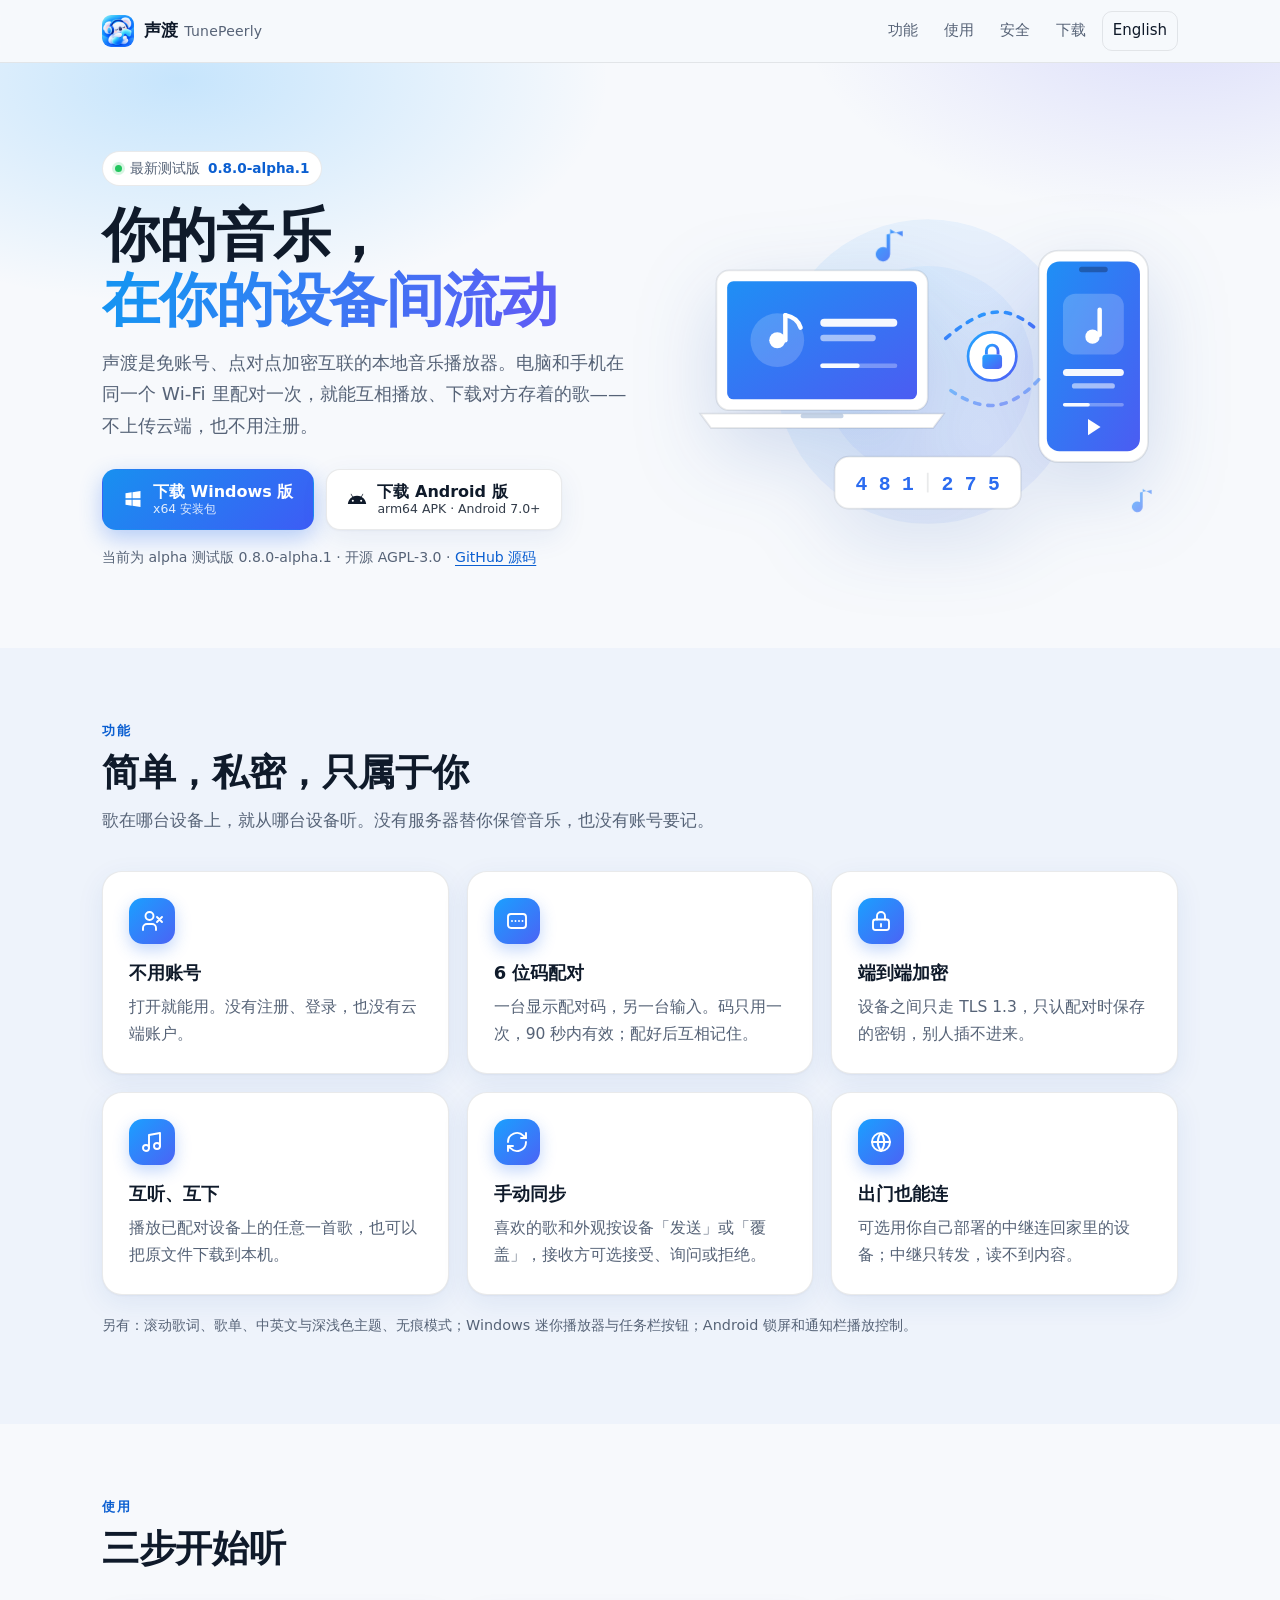
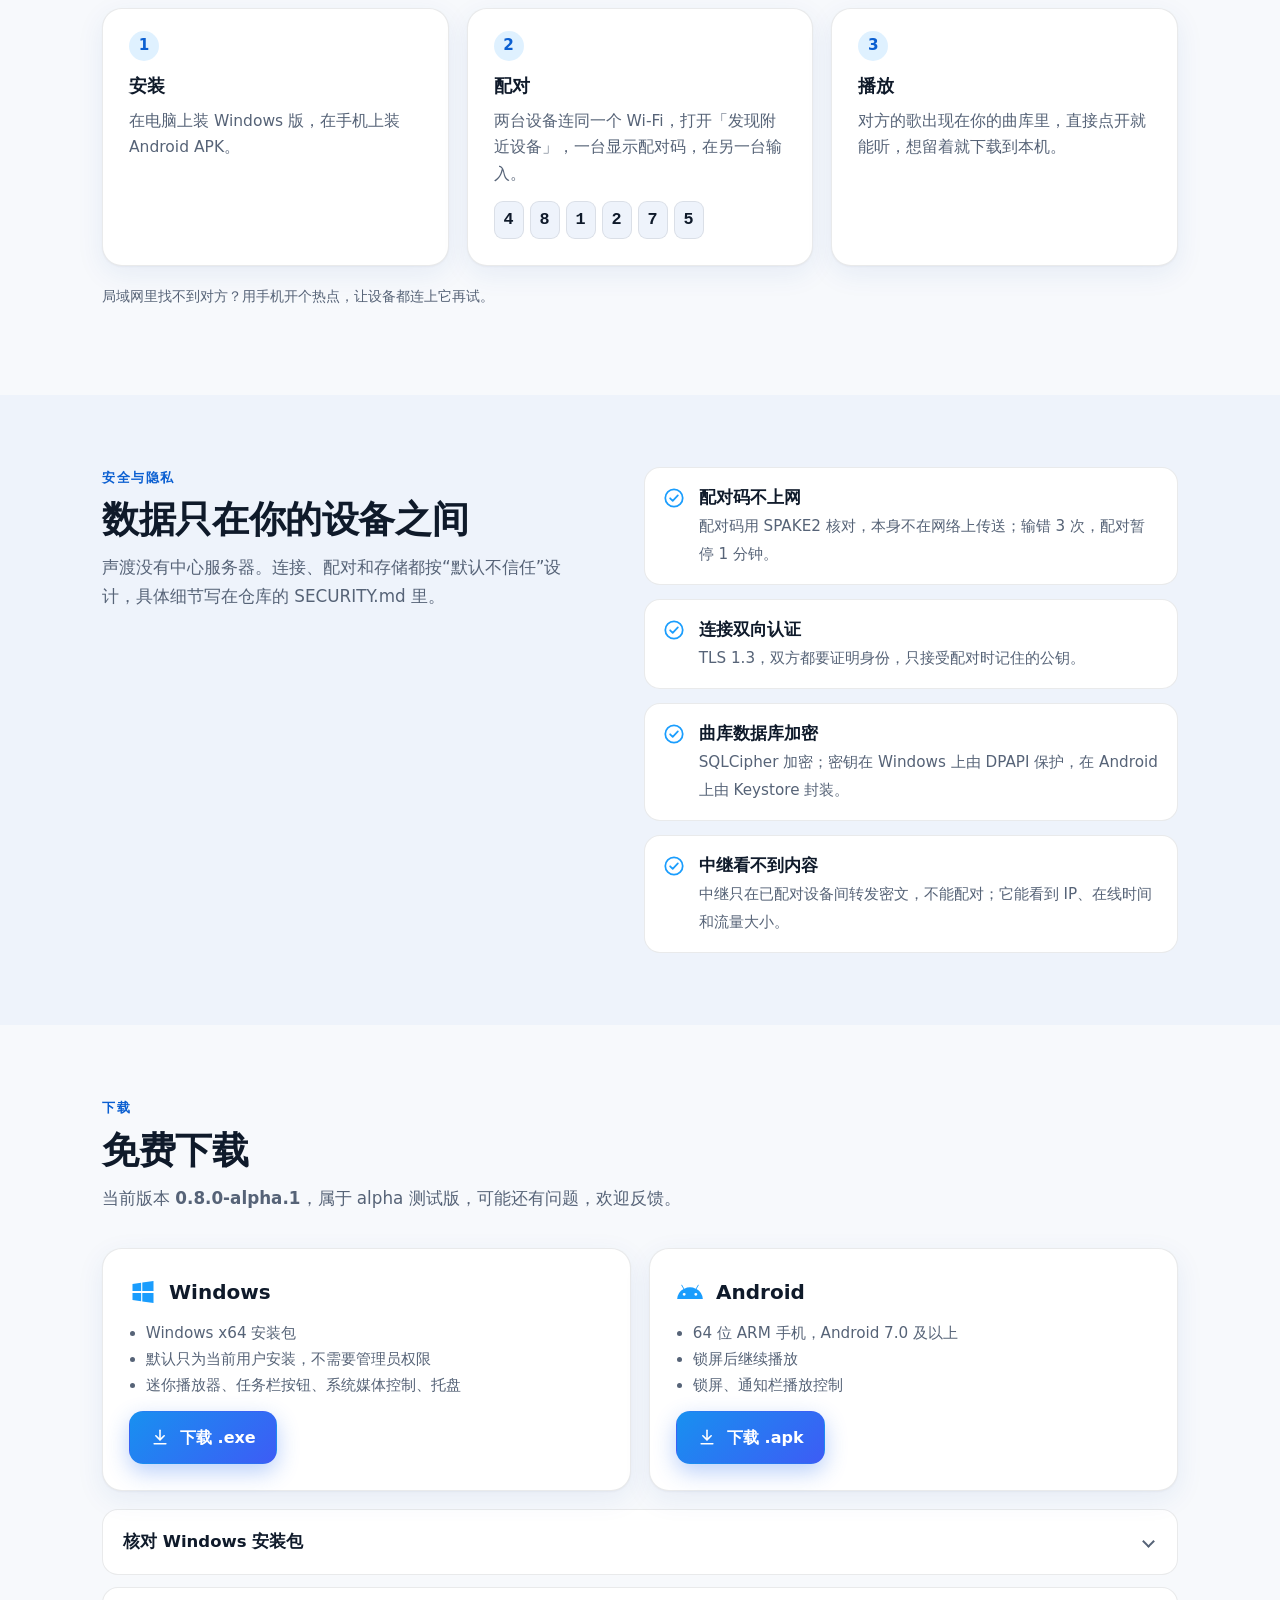
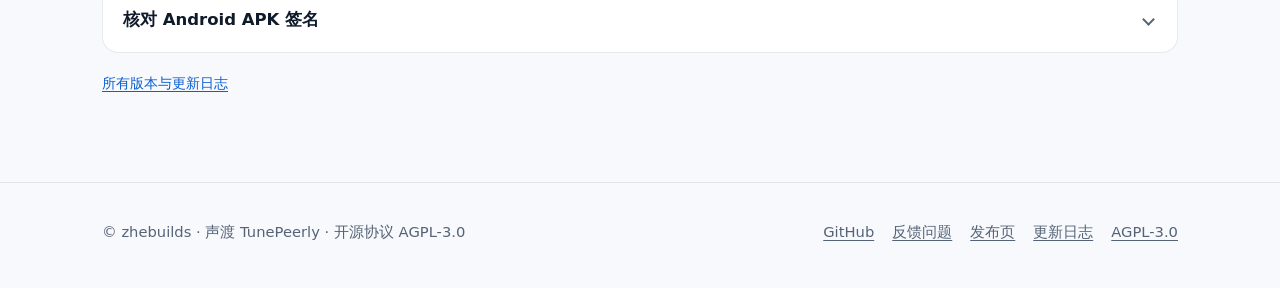
<file: index.html>
<!doctype html>
<html lang="zh-CN">
<head>
<meta charset="utf-8">
<meta name="viewport" content="width=device-width, initial-scale=1">
<title>声渡 TunePeerly — 免账号、点对点加密互联的本地音乐播放器</title>
<meta name="description" content="声渡 TunePeerly 是开源的本地音乐播放器：不用注册账号，电脑和手机在同一局域网用 6 位配对码配对，端到端加密地互相播放、下载各自的本地歌曲。支持 Windows 与 Android。">
<!-- 站点网址：改仓库名或绑定域名时，替换本文件中所有 https://zhebuilds.github.io/tunepeerly-site/ -->
<link rel="canonical" href="https://zhebuilds.github.io/tunepeerly-site/">
<link rel="alternate" hreflang="zh-CN" href="https://zhebuilds.github.io/tunepeerly-site/">
<link rel="alternate" hreflang="en" href="https://zhebuilds.github.io/tunepeerly-site/en/">
<link rel="alternate" hreflang="x-default" href="https://zhebuilds.github.io/tunepeerly-site/">
<meta name="theme-color" content="#1a9dfd" media="(prefers-color-scheme: light)">
<meta name="theme-color" content="#0a0f19" media="(prefers-color-scheme: dark)">
<link rel="icon" href="favicon.svg" type="image/svg+xml">
<link rel="icon" href="assets/favicon-32.png" sizes="32x32" type="image/png">
<link rel="apple-touch-icon" href="assets/apple-touch-icon.png">
<meta property="og:type" content="website">
<meta property="og:site_name" content="声渡 TunePeerly">
<meta property="og:title" content="声渡 TunePeerly — 免账号、点对点加密互联的本地音乐播放器">
<meta property="og:description" content="声渡 TunePeerly 是开源的本地音乐播放器：不用注册账号，电脑和手机在同一局域网用 6 位配对码配对，端到端加密地互相播放、下载各自的本地歌曲。支持 Windows 与 Android。">
<meta property="og:url" content="https://zhebuilds.github.io/tunepeerly-site/">
<meta property="og:image" content="https://zhebuilds.github.io/tunepeerly-site/assets/og-image.png">
<meta property="og:image:width" content="1200">
<meta property="og:image:height" content="630">
<meta property="og:locale" content="zh_CN">
<meta property="og:locale:alternate" content="en_US">
<meta name="twitter:card" content="summary_large_image">
<meta name="twitter:title" content="声渡 TunePeerly — 免账号、点对点加密互联的本地音乐播放器">
<meta name="twitter:description" content="声渡 TunePeerly 是开源的本地音乐播放器：不用注册账号，电脑和手机在同一局域网用 6 位配对码配对，端到端加密地互相播放、下载各自的本地歌曲。支持 Windows 与 Android。">
<meta name="twitter:image" content="https://zhebuilds.github.io/tunepeerly-site/assets/og-image.png">
<link rel="stylesheet" href="css/site.css">
<script type="application/ld+json">{"@context": "https://schema.org", "@type": "SoftwareApplication", "name": "TunePeerly", "alternateName": "声渡", "description": "声渡 TunePeerly 是开源的本地音乐播放器：不用注册账号，电脑和手机在同一局域网用 6 位配对码配对，端到端加密地互相播放、下载各自的本地歌曲。支持 Windows 与 Android。", "applicationCategory": "MultimediaApplication", "operatingSystem": "Windows, Android 7.0+", "softwareVersion": "0.8.0-alpha.1", "license": "https://www.gnu.org/licenses/agpl-3.0.html", "url": "https://zhebuilds.github.io/tunepeerly-site/", "downloadUrl": "https://github.com/zhebuilds/TunePeerly/releases/tag/v0.8.0-alpha.1", "codeRepository": "https://github.com/zhebuilds/TunePeerly", "isAccessibleForFree": true, "offers": {"@type": "Offer", "price": "0", "priceCurrency": "USD"}, "inLanguage": ["zh-CN", "en"]}</script>
<script src="js/site.js" defer></script>
</head>
<body>
<a class="skip" href="#main">跳到正文</a>
<header class="top"><div class="wrap">
 <a class="brand" href="./"><img src="assets/logo.png" width="32" height="32" alt=""><span>声渡 <small>TunePeerly</small></span></a>
 <nav class="nav" aria-label="主导航">
  <a class="hide-sm" href="#features">功能</a><a class="hide-sm" href="#how">使用</a><a class="hide-sm" href="#security">安全</a><a class="hide-sm" href="#download">下载</a>
  <a class="lang" href="en/" hreflang="en" lang="en" data-lang-switch="en" aria-label="Switch to English">English</a>
 </nav>
</div></header>

<main id="main">
<section class="hero"><div class="wrap">
 <div>
  <a class="pill" href="https://github.com/zhebuilds/TunePeerly/releases/tag/v0.8.0-alpha.1" data-dl="release"><span class="dot"></span>最新测试版 <b data-version>0.8.0-alpha.1</b></a>
  <h1>你的音乐，<br><span class="grad">在你的设备间流动</span></h1>
  <p class="lead">声渡是免账号、点对点加密互联的本地音乐播放器。电脑和手机在同一个 Wi-Fi 里配对一次，就能互相播放、下载对方存着的歌——不上传云端，也不用注册。</p>
  <div class="btns">
   <a class="btn btn-primary" href="https://github.com/zhebuilds/TunePeerly/releases/download/v0.8.0-alpha.1/TunePeerly-0.8.0-alpha.1-x64-Setup.exe" data-dl="win"><svg viewBox="0 0 24 24" fill="currentColor" aria-hidden="true"><path d="M3 5.1 10.4 4v7.2H3zm8.4-1.2L21 2.5v8.7h-9.6zM3 12.8h7.4V20L3 18.9zm8.4 0H21v8.7l-9.6-1.4z"/></svg><span class="lbl">下载 Windows 版<span class="sub">x64 安装包</span></span></a>
   <a class="btn btn-ghost" href="https://github.com/zhebuilds/TunePeerly/releases/download/v0.8.0-alpha.1/TunePeerly-0.8.0-alpha.1-arm64-v8a.apk" data-dl="apk"><svg viewBox="0 0 24 24" fill="currentColor" aria-hidden="true"><path d="M17.6 9.48 19.44 6.3a.38.38 0 0 0-.66-.38l-1.86 3.22a11.4 11.4 0 0 0-9.84 0L5.22 5.92a.38.38 0 1 0-.66.38L6.4 9.48A10.8 10.8 0 0 0 1 18h22a10.8 10.8 0 0 0-5.4-8.52ZM7 15.25a1.25 1.25 0 1 1 0-2.5 1.25 1.25 0 0 1 0 2.5Zm10 0a1.25 1.25 0 1 1 0-2.5 1.25 1.25 0 0 1 0 2.5Z"/></svg><span class="lbl">下载 Android 版<span class="sub">arm64 APK · Android 7.0+</span></span></a>
  </div>
  <p class="meta">当前为 alpha 测试版 <span data-version>0.8.0-alpha.1</span> · 开源 AGPL-3.0 · <a href="https://github.com/zhebuilds/TunePeerly">GitHub 源码</a></p>
 </div>
 <div class="hero-art"><svg viewBox="0 0 560 400" role="img" aria-labelledby="art-t">
<title id="art-t">插画：一台笔记本和一部手机通过加密连接互传音乐，下方是 6 位配对码</title>
<defs>
 <linearGradient id="g1" x1="0" y1="0" x2="1" y2="1"><stop offset="0" stop-color="#22a6ff"/><stop offset="1" stop-color="#4f5ff5"/></linearGradient>
 <linearGradient id="g2" x1="0" y1="0" x2="0" y2="1"><stop offset="0" stop-color="#e9f4ff"/><stop offset="1" stop-color="#dbe6ff"/></linearGradient>
 <linearGradient id="scr" x1="0" y1="0" x2="1" y2="1"><stop offset="0" stop-color="#1f8ff5"/><stop offset="1" stop-color="#4b5cf2"/></linearGradient>
</defs>
<!-- soft backdrop -->
<circle cx="280" cy="205" r="170" fill="url(#g1)" opacity=".08"/>
<circle cx="280" cy="205" r="118" fill="url(#g1)" opacity=".07"/>
<!-- laptop -->
<g transform="translate(26 92)">
 <rect x="18" y="0" width="236" height="156" rx="14" style="fill:var(--card);stroke:var(--line)" stroke-width="2"/>
 <rect x="30" y="12" width="212" height="132" rx="7" fill="url(#scr)"/>
 <g fill="#fff">
  <circle cx="86" cy="78" r="30" opacity=".18"/><circle cx="86" cy="78" r="9"/>
  <path d="M95 50v28" stroke="#fff" stroke-width="5" stroke-linecap="round"/>
  <path d="M95 50c10 2 15 7 17 14" stroke="#fff" stroke-width="5" fill="none" stroke-linecap="round"/>
  <rect x="134" y="54" width="86" height="9" rx="4.5" opacity=".95"/>
  <rect x="134" y="72" width="62" height="7" rx="3.5" opacity=".55"/>
  <rect x="134" y="104" width="86" height="5" rx="2.5" opacity=".3"/>
  <rect x="134" y="104" width="44" height="5" rx="2.5" opacity=".95"/>
 </g>
 <path d="M0 160h272l-12 16H12z" style="fill:var(--card);stroke:var(--line)" stroke-width="2"/>
 <rect x="112" y="160" width="48" height="5" rx="2.5" fill="#9fb6d6" opacity=".6"/>
</g>
<!-- phone -->
<g transform="translate(404 70)">
 <rect x="0" y="0" width="122" height="236" rx="22" style="fill:var(--card);stroke:var(--line)" stroke-width="2"/>
 <rect x="9" y="12" width="104" height="212" rx="14" fill="url(#scr)"/>
 <rect x="45" y="18" width="32" height="6" rx="3" fill="#0b1430" opacity=".35"/>
 <g fill="#fff">
  <rect x="27" y="48" width="68" height="68" rx="14" opacity=".2"/>
  <path d="M68 66v28" stroke="#fff" stroke-width="5" stroke-linecap="round"/><circle cx="60" cy="96" r="8"/>
  <rect x="27" y="132" width="68" height="8" rx="4" opacity=".95"/>
  <rect x="37" y="148" width="48" height="6" rx="3" opacity=".55"/>
  <rect x="27" y="170" width="68" height="4" rx="2" opacity=".3"/>
  <rect x="27" y="170" width="30" height="4" rx="2" opacity=".95"/>
  <path d="M55 188l14 9-14 9z"/>
 </g>
</g>
<!-- encrypted link -->
<path class="flow" d="M300 168 C 345 130, 370 130, 404 160" fill="none" stroke="url(#g1)" stroke-width="4" stroke-linecap="round"/>
<path class="flow" d="M404 214 C 370 250, 340 252, 300 222" fill="none" stroke="url(#g1)" stroke-width="4" stroke-linecap="round" opacity=".55"/>
<g transform="translate(330 166)">
 <circle cx="22" cy="22" r="27" style="fill:var(--card)" stroke="url(#g1)" stroke-width="3"/>
 <rect x="11" y="20" width="22" height="16" rx="4" fill="url(#g1)"/>
 <path d="M15.5 20v-4a6.5 6.5 0 0 1 13 0v4" fill="none" stroke="url(#g1)" stroke-width="3.2"/>
</g>
<!-- pairing code chip -->
<g transform="translate(176 300)">
 <rect width="208" height="58" rx="16" style="fill:var(--card);stroke:var(--line)" stroke-width="2"/>
 <g font-family="ui-monospace,Consolas,monospace" font-weight="700" font-size="22" fill="#2b6cf0" text-anchor="middle">
  <text x="30" y="37">4</text><text x="56" y="37">8</text><text x="82" y="37">1</text>
  <text x="126" y="37">2</text><text x="152" y="37">7</text><text x="178" y="37">5</text>
 </g>
 <path d="M104 18v22" style="stroke:var(--line)" stroke-width="2"/>
</g>
<!-- notes -->
<g fill="url(#g1)" opacity=".9">
 <path d="M238 46v28a8 8 0 1 1-4-7V52l18-4v6z"/>
 <path d="M520 336v20a6 6 0 1 1-3-5.2V340l13-3v5z" opacity=".7"/>
</g>
</svg></div>
</div></section>

<section id="features" class="alt"><div class="wrap">
 <div class="sec-head"><div class="eyebrow">功能</div><h2>简单，私密，只属于你</h2><p>歌在哪台设备上，就从哪台设备听。没有服务器替你保管音乐，也没有账号要记。</p></div>
 <div class="grid three">
<article class="card"><div class="ico"><svg viewBox="0 0 24 24" fill="none" stroke="currentColor" stroke-width="1.9" stroke-linecap="round" stroke-linejoin="round" aria-hidden="true"><path d="M16 21v-2a4 4 0 0 0-4-4H7a4 4 0 0 0-4 4v2"/><circle cx="9.5" cy="7" r="4"/><path d="m17 8 5 5M22 8l-5 5"/></svg></div><h3>不用账号</h3><p>打开就能用。没有注册、登录，也没有云端账户。</p></article>
<article class="card"><div class="ico"><svg viewBox="0 0 24 24" fill="none" stroke="currentColor" stroke-width="1.9" stroke-linecap="round" stroke-linejoin="round" aria-hidden="true"><rect x="3" y="5" width="18" height="14" rx="3"/><path d="M7 12h.01M10.5 12h.01M14 12h.01M17.5 12h.01"/></svg></div><h3>6 位码配对</h3><p>一台显示配对码，另一台输入。码只用一次，90 秒内有效；配好后互相记住。</p></article>
<article class="card"><div class="ico"><svg viewBox="0 0 24 24" fill="none" stroke="currentColor" stroke-width="1.9" stroke-linecap="round" stroke-linejoin="round" aria-hidden="true"><rect x="4" y="10.5" width="16" height="10.5" rx="2.5"/><path d="M8 10.5V7a4 4 0 0 1 8 0v3.5"/><path d="M12 15v2.5"/></svg></div><h3>端到端加密</h3><p>设备之间只走 TLS 1.3，只认配对时保存的密钥，别人插不进来。</p></article>
<article class="card"><div class="ico"><svg viewBox="0 0 24 24" fill="none" stroke="currentColor" stroke-width="1.9" stroke-linecap="round" stroke-linejoin="round" aria-hidden="true"><path d="M9 18V5l11-2v13"/><circle cx="6" cy="18" r="3"/><circle cx="17" cy="16" r="3"/></svg></div><h3>互听、互下</h3><p>播放已配对设备上的任意一首歌，也可以把原文件下载到本机。</p></article>
<article class="card"><div class="ico"><svg viewBox="0 0 24 24" fill="none" stroke="currentColor" stroke-width="1.9" stroke-linecap="round" stroke-linejoin="round" aria-hidden="true"><path d="M21 12a9 9 0 0 1-15.5 6.2L3 16"/><path d="M3 21v-5h5"/><path d="M3 12A9 9 0 0 1 18.5 5.8L21 8"/><path d="M21 3v5h-5"/></svg></div><h3>手动同步</h3><p>喜欢的歌和外观按设备「发送」或「覆盖」，接收方可选接受、询问或拒绝。</p></article>
<article class="card"><div class="ico"><svg viewBox="0 0 24 24" fill="none" stroke="currentColor" stroke-width="1.9" stroke-linecap="round" stroke-linejoin="round" aria-hidden="true"><circle cx="12" cy="12" r="9"/><path d="M3 12h18M12 3a14 14 0 0 1 0 18M12 3a14 14 0 0 0 0 18"/></svg></div><h3>出门也能连</h3><p>可选用你自己部署的中继连回家里的设备；中继只转发，读不到内容。</p></article>
 </div>
 <p class="note">另有：滚动歌词、歌单、中英文与深浅色主题、无痕模式；Windows 迷你播放器与任务栏按钮；Android 锁屏和通知栏播放控制。</p>
</div></section>

<section id="how"><div class="wrap">
 <div class="sec-head"><div class="eyebrow">使用</div><h2>三步开始听</h2></div>
 <ol class="steps" role="list" style="list-style:none;margin:0;padding:0">
<li class="card step"><h3>安装</h3><p>在电脑上装 Windows 版，在手机上装 Android APK。</p></li>
<li class="card step"><h3>配对</h3><p>两台设备连同一个 Wi-Fi，打开「发现附近设备」，一台显示配对码，在另一台输入。</p><div class="code" aria-hidden="true"><span>4</span><span>8</span><span>1</span><span>2</span><span>7</span><span>5</span></div></li>
<li class="card step"><h3>播放</h3><p>对方的歌出现在你的曲库里，直接点开就能听，想留着就下载到本机。</p></li>
 </ol>
 <p class="note">局域网里找不到对方？用手机开个热点，让设备都连上它再试。</p>
</div></section>

<section id="screenshots" hidden><div class="wrap">
 <div class="sec-head"><h2>截图</h2></div>
 <div class="shots"></div>
</div></section>

<section id="security" class="alt"><div class="wrap sec-wrap">
 <div class="sec-head" style="margin:0"><div class="eyebrow">安全与隐私</div><h2>数据只在你的设备之间</h2><p>声渡没有中心服务器。连接、配对和存储都按“默认不信任”设计，具体细节写在仓库的 SECURITY.md 里。</p></div>
 <ul class="checks">
<li><svg viewBox="0 0 24 24" fill="none" stroke="currentColor" stroke-width="1.9" stroke-linecap="round" stroke-linejoin="round" aria-hidden="true"><circle cx="12" cy="12" r="9.5"/><path d="m7.8 12.3 2.8 2.8 5.6-6"/></svg><div><b>配对码不上网</b><span>配对码用 SPAKE2 核对，本身不在网络上传送；输错 3 次，配对暂停 1 分钟。</span></div></li>
<li><svg viewBox="0 0 24 24" fill="none" stroke="currentColor" stroke-width="1.9" stroke-linecap="round" stroke-linejoin="round" aria-hidden="true"><circle cx="12" cy="12" r="9.5"/><path d="m7.8 12.3 2.8 2.8 5.6-6"/></svg><div><b>连接双向认证</b><span>TLS 1.3，双方都要证明身份，只接受配对时记住的公钥。</span></div></li>
<li><svg viewBox="0 0 24 24" fill="none" stroke="currentColor" stroke-width="1.9" stroke-linecap="round" stroke-linejoin="round" aria-hidden="true"><circle cx="12" cy="12" r="9.5"/><path d="m7.8 12.3 2.8 2.8 5.6-6"/></svg><div><b>曲库数据库加密</b><span>SQLCipher 加密；密钥在 Windows 上由 DPAPI 保护，在 Android 上由 Keystore 封装。</span></div></li>
<li><svg viewBox="0 0 24 24" fill="none" stroke="currentColor" stroke-width="1.9" stroke-linecap="round" stroke-linejoin="round" aria-hidden="true"><circle cx="12" cy="12" r="9.5"/><path d="m7.8 12.3 2.8 2.8 5.6-6"/></svg><div><b>中继看不到内容</b><span>中继只在已配对设备间转发密文，不能配对；它能看到 IP、在线时间和流量大小。</span></div></li>
 </ul>
</div></section>

<section id="download"><div class="wrap">
 <div class="sec-head"><div class="eyebrow">下载</div><h2>免费下载</h2><p>当前版本 <b data-version>0.8.0-alpha.1</b>，属于 alpha 测试版，可能还有问题，欢迎反馈。</p></div>
 <div class="dl">
  <div class="card"><h3><svg viewBox="0 0 24 24" fill="currentColor" aria-hidden="true"><path d="M3 5.1 10.4 4v7.2H3zm8.4-1.2L21 2.5v8.7h-9.6zM3 12.8h7.4V20L3 18.9zm8.4 0H21v8.7l-9.6-1.4z"/></svg>Windows</h3><ul><li>Windows x64 安装包</li><li>默认只为当前用户安装，不需要管理员权限</li><li>迷你播放器、任务栏按钮、系统媒体控制、托盘</li></ul>
   <a class="btn btn-primary" href="https://github.com/zhebuilds/TunePeerly/releases/download/v0.8.0-alpha.1/TunePeerly-0.8.0-alpha.1-x64-Setup.exe" data-dl="win"><svg viewBox="0 0 24 24" fill="none" stroke="currentColor" stroke-width="1.9" stroke-linecap="round" stroke-linejoin="round" aria-hidden="true"><path d="M12 4v11"/><path d="m7 10.5 5 5 5-5"/><path d="M5 20h14"/></svg>下载 .exe</a></div>
  <div class="card"><h3><svg viewBox="0 0 24 24" fill="currentColor" aria-hidden="true"><path d="M17.6 9.48 19.44 6.3a.38.38 0 0 0-.66-.38l-1.86 3.22a11.4 11.4 0 0 0-9.84 0L5.22 5.92a.38.38 0 1 0-.66.38L6.4 9.48A10.8 10.8 0 0 0 1 18h22a10.8 10.8 0 0 0-5.4-8.52ZM7 15.25a1.25 1.25 0 1 1 0-2.5 1.25 1.25 0 0 1 0 2.5Zm10 0a1.25 1.25 0 1 1 0-2.5 1.25 1.25 0 0 1 0 2.5Z"/></svg>Android</h3><ul><li>64 位 ARM 手机，Android 7.0 及以上</li><li>锁屏后继续播放</li><li>锁屏、通知栏播放控制</li></ul>
   <a class="btn btn-primary" href="https://github.com/zhebuilds/TunePeerly/releases/download/v0.8.0-alpha.1/TunePeerly-0.8.0-alpha.1-arm64-v8a.apk" data-dl="apk"><svg viewBox="0 0 24 24" fill="none" stroke="currentColor" stroke-width="1.9" stroke-linecap="round" stroke-linejoin="round" aria-hidden="true"><path d="M12 4v11"/><path d="m7 10.5 5 5 5-5"/><path d="M5 20h14"/></svg>下载 .apk</a></div>
 </div>
 <div class="verify">
  <details><summary>核对 Windows 安装包</summary>
   <p>在安装包所在文件夹打开 PowerShell，算出 SHA256，和发布页上这个文件显示的 SHA256 对照，一致再安装。</p>
   <pre><code>Get-FileHash -Algorithm SHA256 .\TunePeerly-<span data-version>0.8.0-alpha.1</span>-x64-Setup.exe</code></pre>
   <p>安装包目前没有代码签名，Windows SmartScreen 可能会拦一下：确认来源无误后，点「更多信息」→「仍要运行」。</p>
  </details>
  <details><summary>核对 Android APK 签名</summary>
   <p>官方 APK 的签名证书 SHA-256 指纹：</p>
   <pre class="fp"><code>f02eb081eabeb8b1a4b77ab1d4a7325722d6cda978226066e15ef423e759f2f0</code></pre>
   <p>用 Android SDK 的 apksigner 检查，输出里 <code>certificate SHA-256 digest</code> 应与上面一致：</p>
   <pre><code>apksigner verify --print-certs TunePeerly-<span data-version>0.8.0-alpha.1</span>-arm64-v8a.apk</code></pre>
  </details>
 </div>
 <p class="note"><a href="https://github.com/zhebuilds/TunePeerly/releases">所有版本与更新日志</a></p>
</div></section>
</main>

<footer><div class="wrap">
 <div>© zhebuilds · 声渡 TunePeerly · 开源协议 AGPL-3.0</div>
 <nav aria-label="页脚">
  <a href="https://github.com/zhebuilds/TunePeerly">GitHub</a><a href="https://github.com/zhebuilds/TunePeerly/issues">反馈问题</a><a href="https://github.com/zhebuilds/TunePeerly/releases">发布页</a><a href="https://github.com/zhebuilds/TunePeerly/blob/main/CHANGELOG.md">更新日志</a><a href="https://www.gnu.org/licenses/agpl-3.0.html">AGPL-3.0</a>
 </nav>
</div></footer>
</body>
</html>
</file>
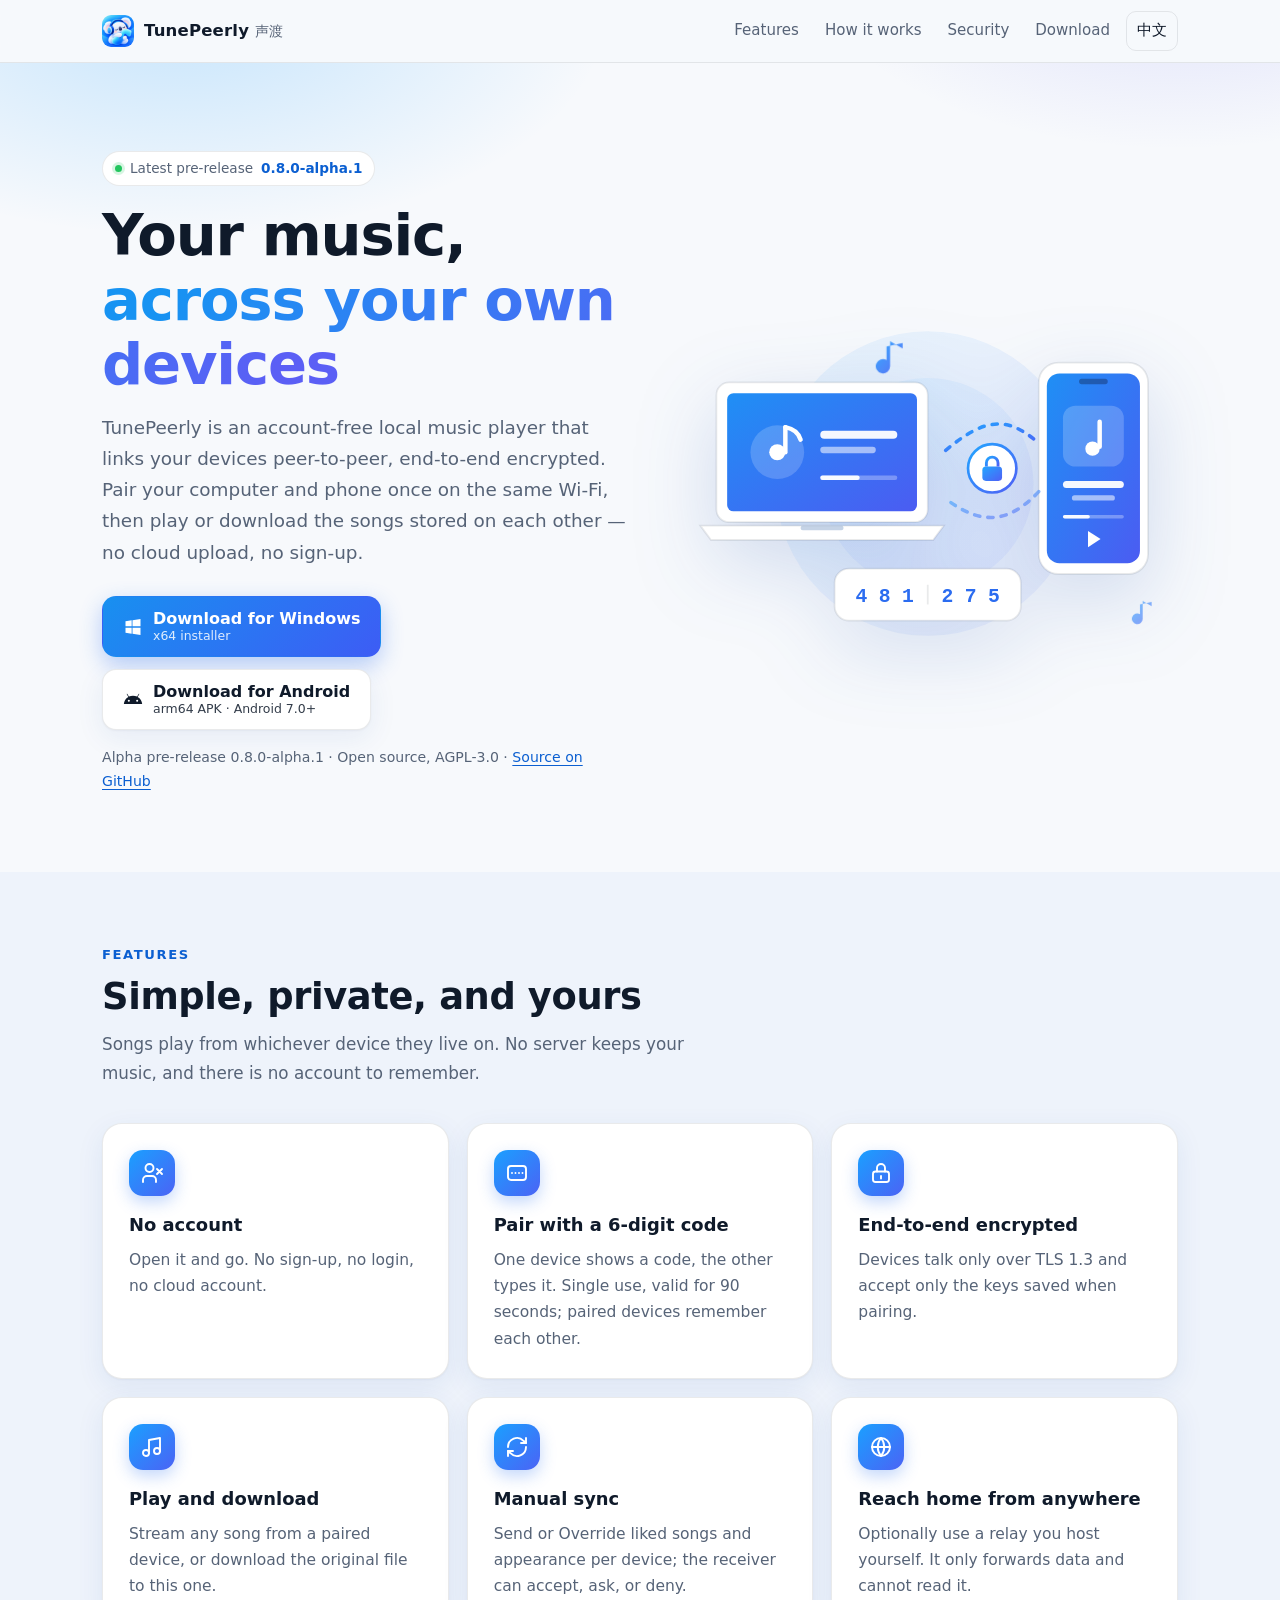
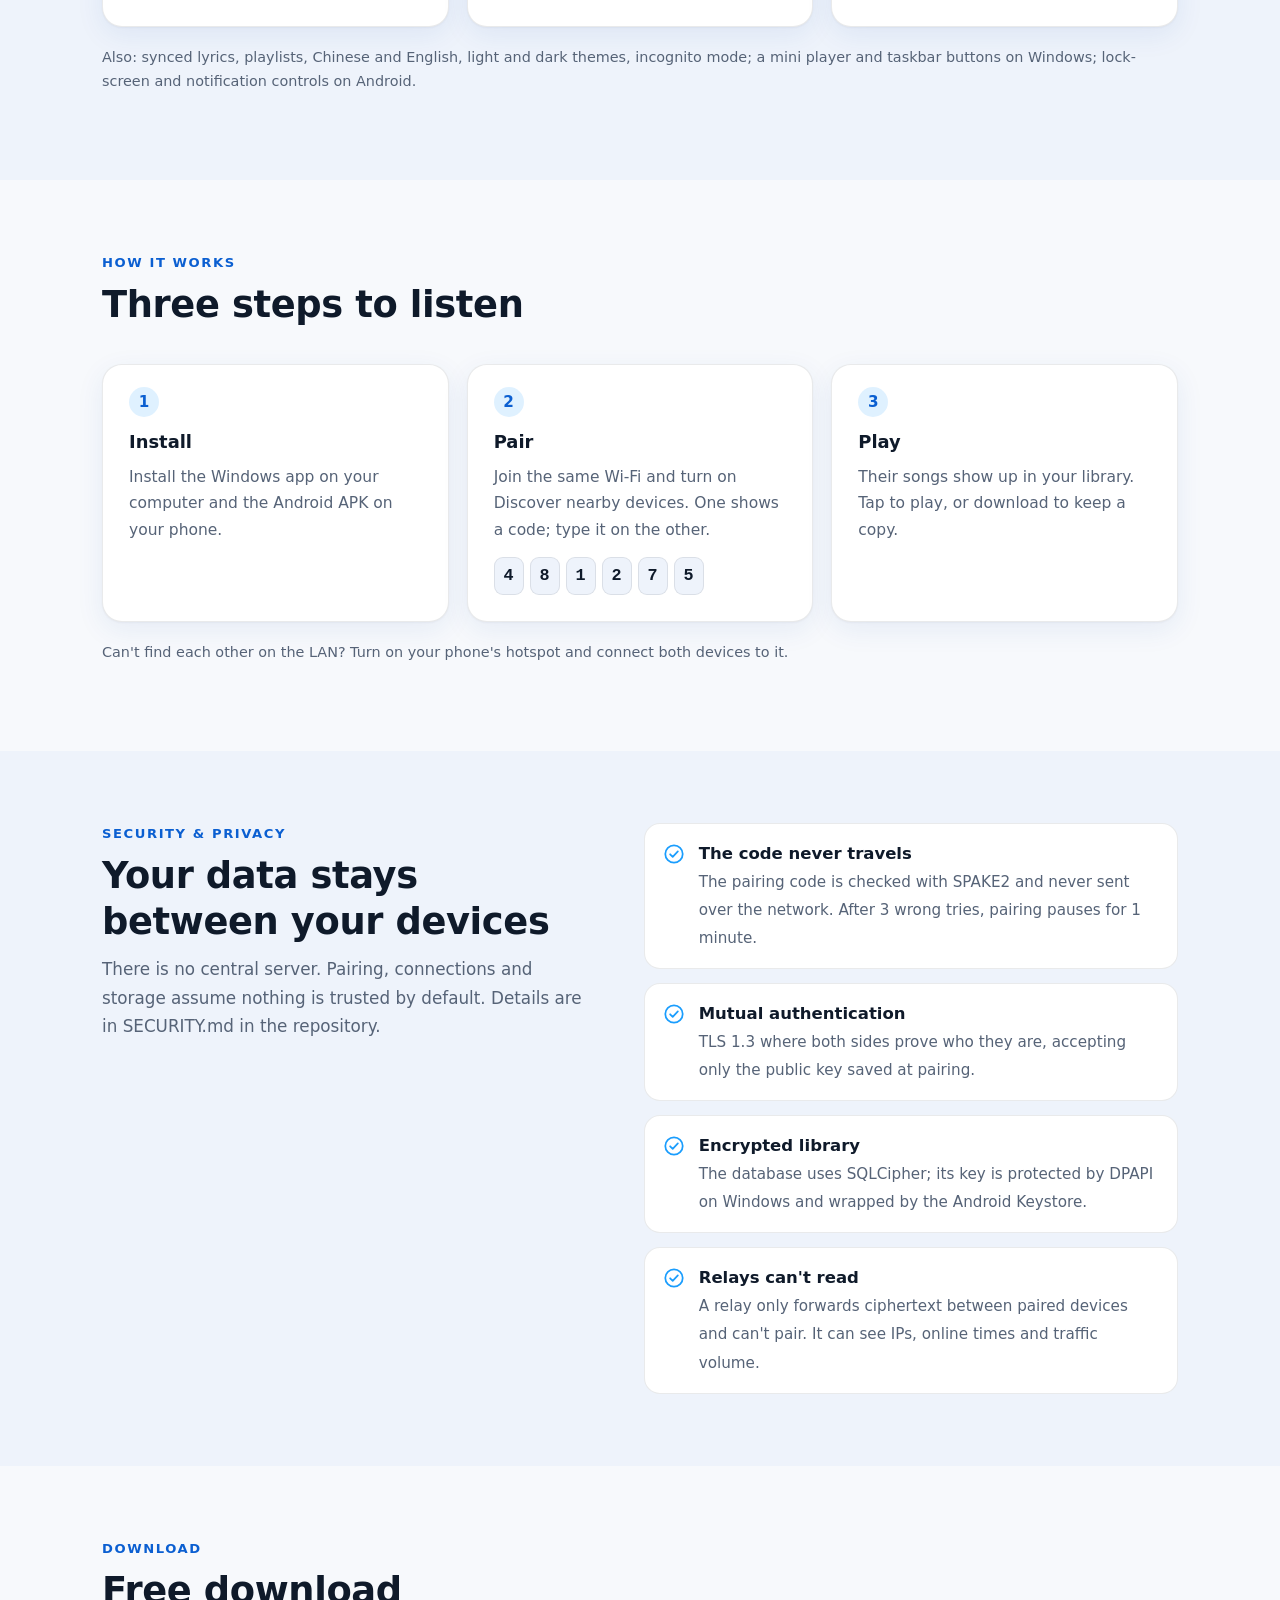
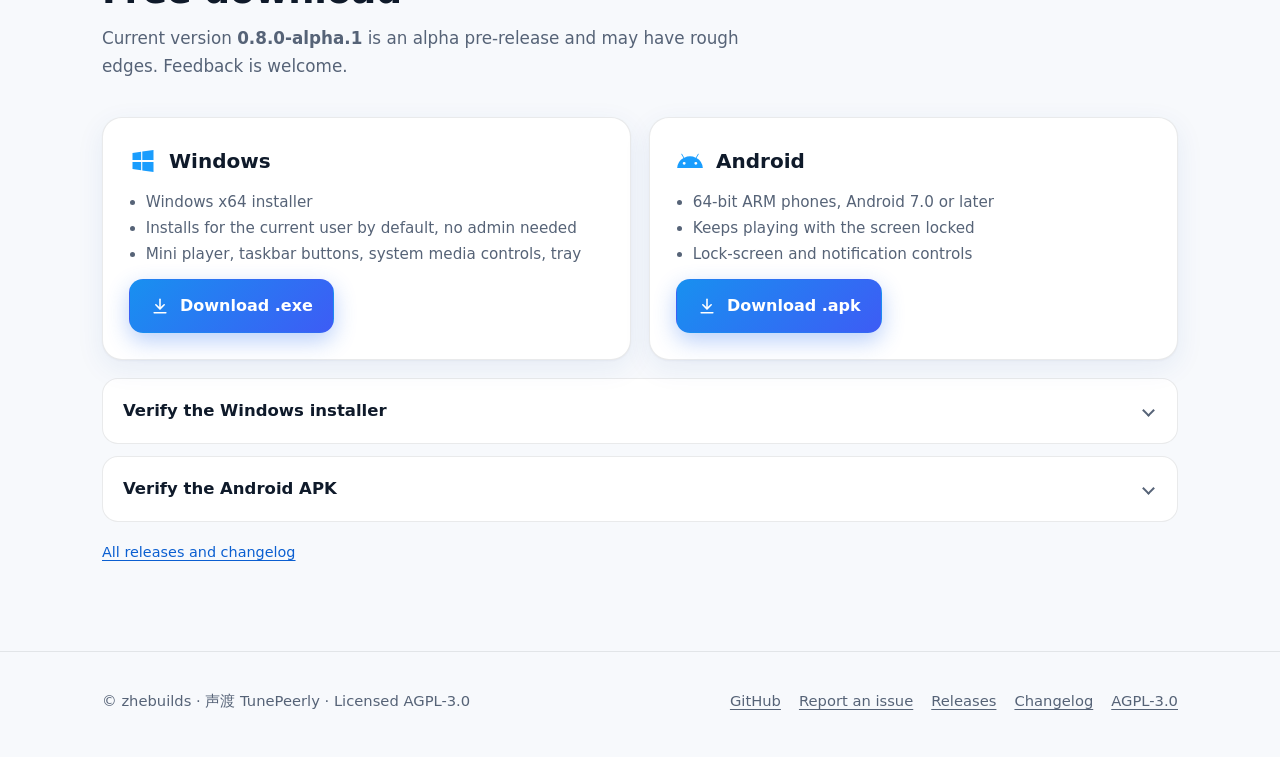
<file: en/index.html>
<!doctype html>
<html lang="en">
<head>
<meta charset="utf-8">
<meta name="viewport" content="width=device-width, initial-scale=1">
<title>TunePeerly (声渡) — account-free, peer-to-peer encrypted local music player</title>
<meta name="description" content="TunePeerly is an open-source local music player. No account: pair your computer and phone on the same LAN with a 6-digit code, then play and download each other's local songs, end-to-end encrypted. For Windows and Android.">
<!-- 站点网址：改仓库名或绑定域名时，替换本文件中所有 https://zhebuilds.github.io/tunepeerly-site/ -->
<link rel="canonical" href="https://zhebuilds.github.io/tunepeerly-site/en/">
<link rel="alternate" hreflang="zh-CN" href="https://zhebuilds.github.io/tunepeerly-site/">
<link rel="alternate" hreflang="en" href="https://zhebuilds.github.io/tunepeerly-site/en/">
<link rel="alternate" hreflang="x-default" href="https://zhebuilds.github.io/tunepeerly-site/">
<meta name="theme-color" content="#1a9dfd" media="(prefers-color-scheme: light)">
<meta name="theme-color" content="#0a0f19" media="(prefers-color-scheme: dark)">
<link rel="icon" href="../favicon.svg" type="image/svg+xml">
<link rel="icon" href="../assets/favicon-32.png" sizes="32x32" type="image/png">
<link rel="apple-touch-icon" href="../assets/apple-touch-icon.png">
<meta property="og:type" content="website">
<meta property="og:site_name" content="声渡 TunePeerly">
<meta property="og:title" content="TunePeerly (声渡) — account-free, peer-to-peer encrypted local music player">
<meta property="og:description" content="TunePeerly is an open-source local music player. No account: pair your computer and phone on the same LAN with a 6-digit code, then play and download each other's local songs, end-to-end encrypted. For Windows and Android.">
<meta property="og:url" content="https://zhebuilds.github.io/tunepeerly-site/en/">
<meta property="og:image" content="https://zhebuilds.github.io/tunepeerly-site/assets/og-image-en.png">
<meta property="og:image:width" content="1200">
<meta property="og:image:height" content="630">
<meta property="og:locale" content="en_US">
<meta property="og:locale:alternate" content="zh_CN">
<meta name="twitter:card" content="summary_large_image">
<meta name="twitter:title" content="TunePeerly (声渡) — account-free, peer-to-peer encrypted local music player">
<meta name="twitter:description" content="TunePeerly is an open-source local music player. No account: pair your computer and phone on the same LAN with a 6-digit code, then play and download each other's local songs, end-to-end encrypted. For Windows and Android.">
<meta name="twitter:image" content="https://zhebuilds.github.io/tunepeerly-site/assets/og-image-en.png">
<link rel="stylesheet" href="../css/site.css">
<script type="application/ld+json">{"@context": "https://schema.org", "@type": "SoftwareApplication", "name": "TunePeerly", "alternateName": "声渡", "description": "TunePeerly is an open-source local music player. No account: pair your computer and phone on the same LAN with a 6-digit code, then play and download each other's local songs, end-to-end encrypted. For Windows and Android.", "applicationCategory": "MultimediaApplication", "operatingSystem": "Windows, Android 7.0+", "softwareVersion": "0.8.0-alpha.1", "license": "https://www.gnu.org/licenses/agpl-3.0.html", "url": "https://zhebuilds.github.io/tunepeerly-site/en/", "downloadUrl": "https://github.com/zhebuilds/TunePeerly/releases/tag/v0.8.0-alpha.1", "codeRepository": "https://github.com/zhebuilds/TunePeerly", "isAccessibleForFree": true, "offers": {"@type": "Offer", "price": "0", "priceCurrency": "USD"}, "inLanguage": ["zh-CN", "en"]}</script>
<script src="../js/site.js" defer></script>
</head>
<body>
<a class="skip" href="#main">Skip to content</a>
<header class="top"><div class="wrap">
 <a class="brand" href="./"><img src="../assets/logo.png" width="32" height="32" alt=""><span>TunePeerly <small>声渡</small></span></a>
 <nav class="nav" aria-label="Main">
  <a class="hide-sm" href="#features">Features</a><a class="hide-sm" href="#how">How it works</a><a class="hide-sm" href="#security">Security</a><a class="hide-sm" href="#download">Download</a>
  <a class="lang" href="../" hreflang="zh-CN" lang="zh-CN" data-lang-switch="zh" aria-label="切换到中文">中文</a>
 </nav>
</div></header>

<main id="main">
<section class="hero"><div class="wrap">
 <div>
  <a class="pill" href="https://github.com/zhebuilds/TunePeerly/releases/tag/v0.8.0-alpha.1" data-dl="release"><span class="dot"></span>Latest pre-release <b data-version>0.8.0-alpha.1</b></a>
  <h1>Your music, <br><span class="grad">across your own devices</span></h1>
  <p class="lead">TunePeerly is an account-free local music player that links your devices peer-to-peer, end-to-end encrypted. Pair your computer and phone once on the same Wi-Fi, then play or download the songs stored on each other — no cloud upload, no sign-up.</p>
  <div class="btns">
   <a class="btn btn-primary" href="https://github.com/zhebuilds/TunePeerly/releases/download/v0.8.0-alpha.1/TunePeerly-0.8.0-alpha.1-x64-Setup.exe" data-dl="win"><svg viewBox="0 0 24 24" fill="currentColor" aria-hidden="true"><path d="M3 5.1 10.4 4v7.2H3zm8.4-1.2L21 2.5v8.7h-9.6zM3 12.8h7.4V20L3 18.9zm8.4 0H21v8.7l-9.6-1.4z"/></svg><span class="lbl">Download for Windows<span class="sub">x64 installer</span></span></a>
   <a class="btn btn-ghost" href="https://github.com/zhebuilds/TunePeerly/releases/download/v0.8.0-alpha.1/TunePeerly-0.8.0-alpha.1-arm64-v8a.apk" data-dl="apk"><svg viewBox="0 0 24 24" fill="currentColor" aria-hidden="true"><path d="M17.6 9.48 19.44 6.3a.38.38 0 0 0-.66-.38l-1.86 3.22a11.4 11.4 0 0 0-9.84 0L5.22 5.92a.38.38 0 1 0-.66.38L6.4 9.48A10.8 10.8 0 0 0 1 18h22a10.8 10.8 0 0 0-5.4-8.52ZM7 15.25a1.25 1.25 0 1 1 0-2.5 1.25 1.25 0 0 1 0 2.5Zm10 0a1.25 1.25 0 1 1 0-2.5 1.25 1.25 0 0 1 0 2.5Z"/></svg><span class="lbl">Download for Android<span class="sub">arm64 APK · Android 7.0+</span></span></a>
  </div>
  <p class="meta">Alpha pre-release <span data-version>0.8.0-alpha.1</span> · Open source, AGPL-3.0 · <a href="https://github.com/zhebuilds/TunePeerly">Source on GitHub</a></p>
 </div>
 <div class="hero-art"><svg viewBox="0 0 560 400" role="img" aria-labelledby="art-t">
<title id="art-t">Illustration: a laptop and a phone sharing music over an encrypted link, with a 6-digit pairing code below</title>
<defs>
 <linearGradient id="g1" x1="0" y1="0" x2="1" y2="1"><stop offset="0" stop-color="#22a6ff"/><stop offset="1" stop-color="#4f5ff5"/></linearGradient>
 <linearGradient id="g2" x1="0" y1="0" x2="0" y2="1"><stop offset="0" stop-color="#e9f4ff"/><stop offset="1" stop-color="#dbe6ff"/></linearGradient>
 <linearGradient id="scr" x1="0" y1="0" x2="1" y2="1"><stop offset="0" stop-color="#1f8ff5"/><stop offset="1" stop-color="#4b5cf2"/></linearGradient>
</defs>
<!-- soft backdrop -->
<circle cx="280" cy="205" r="170" fill="url(#g1)" opacity=".08"/>
<circle cx="280" cy="205" r="118" fill="url(#g1)" opacity=".07"/>
<!-- laptop -->
<g transform="translate(26 92)">
 <rect x="18" y="0" width="236" height="156" rx="14" style="fill:var(--card);stroke:var(--line)" stroke-width="2"/>
 <rect x="30" y="12" width="212" height="132" rx="7" fill="url(#scr)"/>
 <g fill="#fff">
  <circle cx="86" cy="78" r="30" opacity=".18"/><circle cx="86" cy="78" r="9"/>
  <path d="M95 50v28" stroke="#fff" stroke-width="5" stroke-linecap="round"/>
  <path d="M95 50c10 2 15 7 17 14" stroke="#fff" stroke-width="5" fill="none" stroke-linecap="round"/>
  <rect x="134" y="54" width="86" height="9" rx="4.5" opacity=".95"/>
  <rect x="134" y="72" width="62" height="7" rx="3.5" opacity=".55"/>
  <rect x="134" y="104" width="86" height="5" rx="2.5" opacity=".3"/>
  <rect x="134" y="104" width="44" height="5" rx="2.5" opacity=".95"/>
 </g>
 <path d="M0 160h272l-12 16H12z" style="fill:var(--card);stroke:var(--line)" stroke-width="2"/>
 <rect x="112" y="160" width="48" height="5" rx="2.5" fill="#9fb6d6" opacity=".6"/>
</g>
<!-- phone -->
<g transform="translate(404 70)">
 <rect x="0" y="0" width="122" height="236" rx="22" style="fill:var(--card);stroke:var(--line)" stroke-width="2"/>
 <rect x="9" y="12" width="104" height="212" rx="14" fill="url(#scr)"/>
 <rect x="45" y="18" width="32" height="6" rx="3" fill="#0b1430" opacity=".35"/>
 <g fill="#fff">
  <rect x="27" y="48" width="68" height="68" rx="14" opacity=".2"/>
  <path d="M68 66v28" stroke="#fff" stroke-width="5" stroke-linecap="round"/><circle cx="60" cy="96" r="8"/>
  <rect x="27" y="132" width="68" height="8" rx="4" opacity=".95"/>
  <rect x="37" y="148" width="48" height="6" rx="3" opacity=".55"/>
  <rect x="27" y="170" width="68" height="4" rx="2" opacity=".3"/>
  <rect x="27" y="170" width="30" height="4" rx="2" opacity=".95"/>
  <path d="M55 188l14 9-14 9z"/>
 </g>
</g>
<!-- encrypted link -->
<path class="flow" d="M300 168 C 345 130, 370 130, 404 160" fill="none" stroke="url(#g1)" stroke-width="4" stroke-linecap="round"/>
<path class="flow" d="M404 214 C 370 250, 340 252, 300 222" fill="none" stroke="url(#g1)" stroke-width="4" stroke-linecap="round" opacity=".55"/>
<g transform="translate(330 166)">
 <circle cx="22" cy="22" r="27" style="fill:var(--card)" stroke="url(#g1)" stroke-width="3"/>
 <rect x="11" y="20" width="22" height="16" rx="4" fill="url(#g1)"/>
 <path d="M15.5 20v-4a6.5 6.5 0 0 1 13 0v4" fill="none" stroke="url(#g1)" stroke-width="3.2"/>
</g>
<!-- pairing code chip -->
<g transform="translate(176 300)">
 <rect width="208" height="58" rx="16" style="fill:var(--card);stroke:var(--line)" stroke-width="2"/>
 <g font-family="ui-monospace,Consolas,monospace" font-weight="700" font-size="22" fill="#2b6cf0" text-anchor="middle">
  <text x="30" y="37">4</text><text x="56" y="37">8</text><text x="82" y="37">1</text>
  <text x="126" y="37">2</text><text x="152" y="37">7</text><text x="178" y="37">5</text>
 </g>
 <path d="M104 18v22" style="stroke:var(--line)" stroke-width="2"/>
</g>
<!-- notes -->
<g fill="url(#g1)" opacity=".9">
 <path d="M238 46v28a8 8 0 1 1-4-7V52l18-4v6z"/>
 <path d="M520 336v20a6 6 0 1 1-3-5.2V340l13-3v5z" opacity=".7"/>
</g>
</svg></div>
</div></section>

<section id="features" class="alt"><div class="wrap">
 <div class="sec-head"><div class="eyebrow">Features</div><h2>Simple, private, and yours</h2><p>Songs play from whichever device they live on. No server keeps your music, and there is no account to remember.</p></div>
 <div class="grid three">
<article class="card"><div class="ico"><svg viewBox="0 0 24 24" fill="none" stroke="currentColor" stroke-width="1.9" stroke-linecap="round" stroke-linejoin="round" aria-hidden="true"><path d="M16 21v-2a4 4 0 0 0-4-4H7a4 4 0 0 0-4 4v2"/><circle cx="9.5" cy="7" r="4"/><path d="m17 8 5 5M22 8l-5 5"/></svg></div><h3>No account</h3><p>Open it and go. No sign-up, no login, no cloud account.</p></article>
<article class="card"><div class="ico"><svg viewBox="0 0 24 24" fill="none" stroke="currentColor" stroke-width="1.9" stroke-linecap="round" stroke-linejoin="round" aria-hidden="true"><rect x="3" y="5" width="18" height="14" rx="3"/><path d="M7 12h.01M10.5 12h.01M14 12h.01M17.5 12h.01"/></svg></div><h3>Pair with a 6-digit code</h3><p>One device shows a code, the other types it. Single use, valid for 90 seconds; paired devices remember each other.</p></article>
<article class="card"><div class="ico"><svg viewBox="0 0 24 24" fill="none" stroke="currentColor" stroke-width="1.9" stroke-linecap="round" stroke-linejoin="round" aria-hidden="true"><rect x="4" y="10.5" width="16" height="10.5" rx="2.5"/><path d="M8 10.5V7a4 4 0 0 1 8 0v3.5"/><path d="M12 15v2.5"/></svg></div><h3>End-to-end encrypted</h3><p>Devices talk only over TLS 1.3 and accept only the keys saved when pairing.</p></article>
<article class="card"><div class="ico"><svg viewBox="0 0 24 24" fill="none" stroke="currentColor" stroke-width="1.9" stroke-linecap="round" stroke-linejoin="round" aria-hidden="true"><path d="M9 18V5l11-2v13"/><circle cx="6" cy="18" r="3"/><circle cx="17" cy="16" r="3"/></svg></div><h3>Play and download</h3><p>Stream any song from a paired device, or download the original file to this one.</p></article>
<article class="card"><div class="ico"><svg viewBox="0 0 24 24" fill="none" stroke="currentColor" stroke-width="1.9" stroke-linecap="round" stroke-linejoin="round" aria-hidden="true"><path d="M21 12a9 9 0 0 1-15.5 6.2L3 16"/><path d="M3 21v-5h5"/><path d="M3 12A9 9 0 0 1 18.5 5.8L21 8"/><path d="M21 3v5h-5"/></svg></div><h3>Manual sync</h3><p>Send or Override liked songs and appearance per device; the receiver can accept, ask, or deny.</p></article>
<article class="card"><div class="ico"><svg viewBox="0 0 24 24" fill="none" stroke="currentColor" stroke-width="1.9" stroke-linecap="round" stroke-linejoin="round" aria-hidden="true"><circle cx="12" cy="12" r="9"/><path d="M3 12h18M12 3a14 14 0 0 1 0 18M12 3a14 14 0 0 0 0 18"/></svg></div><h3>Reach home from anywhere</h3><p>Optionally use a relay you host yourself. It only forwards data and cannot read it.</p></article>
 </div>
 <p class="note">Also: synced lyrics, playlists, Chinese and English, light and dark themes, incognito mode; a mini player and taskbar buttons on Windows; lock-screen and notification controls on Android.</p>
</div></section>

<section id="how"><div class="wrap">
 <div class="sec-head"><div class="eyebrow">How it works</div><h2>Three steps to listen</h2></div>
 <ol class="steps" role="list" style="list-style:none;margin:0;padding:0">
<li class="card step"><h3>Install</h3><p>Install the Windows app on your computer and the Android APK on your phone.</p></li>
<li class="card step"><h3>Pair</h3><p>Join the same Wi-Fi and turn on Discover nearby devices. One shows a code; type it on the other.</p><div class="code" aria-hidden="true"><span>4</span><span>8</span><span>1</span><span>2</span><span>7</span><span>5</span></div></li>
<li class="card step"><h3>Play</h3><p>Their songs show up in your library. Tap to play, or download to keep a copy.</p></li>
 </ol>
 <p class="note">Can't find each other on the LAN? Turn on your phone's hotspot and connect both devices to it.</p>
</div></section>

<section id="screenshots" hidden><div class="wrap">
 <div class="sec-head"><h2>Screenshots</h2></div>
 <div class="shots"></div>
</div></section>

<section id="security" class="alt"><div class="wrap sec-wrap">
 <div class="sec-head" style="margin:0"><div class="eyebrow">Security & privacy</div><h2>Your data stays between your devices</h2><p>There is no central server. Pairing, connections and storage assume nothing is trusted by default. Details are in SECURITY.md in the repository.</p></div>
 <ul class="checks">
<li><svg viewBox="0 0 24 24" fill="none" stroke="currentColor" stroke-width="1.9" stroke-linecap="round" stroke-linejoin="round" aria-hidden="true"><circle cx="12" cy="12" r="9.5"/><path d="m7.8 12.3 2.8 2.8 5.6-6"/></svg><div><b>The code never travels</b><span>The pairing code is checked with SPAKE2 and never sent over the network. After 3 wrong tries, pairing pauses for 1 minute.</span></div></li>
<li><svg viewBox="0 0 24 24" fill="none" stroke="currentColor" stroke-width="1.9" stroke-linecap="round" stroke-linejoin="round" aria-hidden="true"><circle cx="12" cy="12" r="9.5"/><path d="m7.8 12.3 2.8 2.8 5.6-6"/></svg><div><b>Mutual authentication</b><span>TLS 1.3 where both sides prove who they are, accepting only the public key saved at pairing.</span></div></li>
<li><svg viewBox="0 0 24 24" fill="none" stroke="currentColor" stroke-width="1.9" stroke-linecap="round" stroke-linejoin="round" aria-hidden="true"><circle cx="12" cy="12" r="9.5"/><path d="m7.8 12.3 2.8 2.8 5.6-6"/></svg><div><b>Encrypted library</b><span>The database uses SQLCipher; its key is protected by DPAPI on Windows and wrapped by the Android Keystore.</span></div></li>
<li><svg viewBox="0 0 24 24" fill="none" stroke="currentColor" stroke-width="1.9" stroke-linecap="round" stroke-linejoin="round" aria-hidden="true"><circle cx="12" cy="12" r="9.5"/><path d="m7.8 12.3 2.8 2.8 5.6-6"/></svg><div><b>Relays can't read</b><span>A relay only forwards ciphertext between paired devices and can't pair. It can see IPs, online times and traffic volume.</span></div></li>
 </ul>
</div></section>

<section id="download"><div class="wrap">
 <div class="sec-head"><div class="eyebrow">Download</div><h2>Free download</h2><p>Current version <b data-version>0.8.0-alpha.1</b> is an alpha pre-release and may have rough edges. Feedback is welcome.</p></div>
 <div class="dl">
  <div class="card"><h3><svg viewBox="0 0 24 24" fill="currentColor" aria-hidden="true"><path d="M3 5.1 10.4 4v7.2H3zm8.4-1.2L21 2.5v8.7h-9.6zM3 12.8h7.4V20L3 18.9zm8.4 0H21v8.7l-9.6-1.4z"/></svg>Windows</h3><ul><li>Windows x64 installer</li><li>Installs for the current user by default, no admin needed</li><li>Mini player, taskbar buttons, system media controls, tray</li></ul>
   <a class="btn btn-primary" href="https://github.com/zhebuilds/TunePeerly/releases/download/v0.8.0-alpha.1/TunePeerly-0.8.0-alpha.1-x64-Setup.exe" data-dl="win"><svg viewBox="0 0 24 24" fill="none" stroke="currentColor" stroke-width="1.9" stroke-linecap="round" stroke-linejoin="round" aria-hidden="true"><path d="M12 4v11"/><path d="m7 10.5 5 5 5-5"/><path d="M5 20h14"/></svg>Download .exe</a></div>
  <div class="card"><h3><svg viewBox="0 0 24 24" fill="currentColor" aria-hidden="true"><path d="M17.6 9.48 19.44 6.3a.38.38 0 0 0-.66-.38l-1.86 3.22a11.4 11.4 0 0 0-9.84 0L5.22 5.92a.38.38 0 1 0-.66.38L6.4 9.48A10.8 10.8 0 0 0 1 18h22a10.8 10.8 0 0 0-5.4-8.52ZM7 15.25a1.25 1.25 0 1 1 0-2.5 1.25 1.25 0 0 1 0 2.5Zm10 0a1.25 1.25 0 1 1 0-2.5 1.25 1.25 0 0 1 0 2.5Z"/></svg>Android</h3><ul><li>64-bit ARM phones, Android 7.0 or later</li><li>Keeps playing with the screen locked</li><li>Lock-screen and notification controls</li></ul>
   <a class="btn btn-primary" href="https://github.com/zhebuilds/TunePeerly/releases/download/v0.8.0-alpha.1/TunePeerly-0.8.0-alpha.1-arm64-v8a.apk" data-dl="apk"><svg viewBox="0 0 24 24" fill="none" stroke="currentColor" stroke-width="1.9" stroke-linecap="round" stroke-linejoin="round" aria-hidden="true"><path d="M12 4v11"/><path d="m7 10.5 5 5 5-5"/><path d="M5 20h14"/></svg>Download .apk</a></div>
 </div>
 <div class="verify">
  <details><summary>Verify the Windows installer</summary>
   <p>Open PowerShell in the download folder, compute the SHA256 and compare it with the SHA256 shown for this file on the release page. Install only if they match.</p>
   <pre><code>Get-FileHash -Algorithm SHA256 .\TunePeerly-<span data-version>0.8.0-alpha.1</span>-x64-Setup.exe</code></pre>
   <p>The installer is not code-signed yet, so Windows SmartScreen may warn you. If the file checks out, choose More info → Run anyway.</p>
  </details>
  <details><summary>Verify the Android APK</summary>
   <p>SHA-256 fingerprint of the official APK signing certificate:</p>
   <pre class="fp"><code>f02eb081eabeb8b1a4b77ab1d4a7325722d6cda978226066e15ef423e759f2f0</code></pre>
   <p>Check with apksigner from the Android SDK; the <code>certificate SHA-256 digest</code> line should match:</p>
   <pre><code>apksigner verify --print-certs TunePeerly-<span data-version>0.8.0-alpha.1</span>-arm64-v8a.apk</code></pre>
  </details>
 </div>
 <p class="note"><a href="https://github.com/zhebuilds/TunePeerly/releases">All releases and changelog</a></p>
</div></section>
</main>

<footer><div class="wrap">
 <div>© zhebuilds · 声渡 TunePeerly · Licensed AGPL-3.0</div>
 <nav aria-label="Footer">
  <a href="https://github.com/zhebuilds/TunePeerly">GitHub</a><a href="https://github.com/zhebuilds/TunePeerly/issues">Report an issue</a><a href="https://github.com/zhebuilds/TunePeerly/releases">Releases</a><a href="https://github.com/zhebuilds/TunePeerly/blob/main/CHANGELOG.md">Changelog</a><a href="https://www.gnu.org/licenses/agpl-3.0.html">AGPL-3.0</a>
 </nav>
</div></footer>
</body>
</html>
</file>
<file: css/site.css>
/* 声渡 TunePeerly — site styles. No external fonts or frameworks. */
:root{
  --brand:#1a9dfd; --brand-2:#4f6bff; --brand-ink:#0b5fd1;
  --bg:#f7f9fc; --bg-2:#eef3fb; --card:#ffffff; --text:#0f1a2a; --muted:#566377;
  --line:rgba(15,26,42,.09); --shadow:0 1px 2px rgba(15,26,42,.04),0 8px 28px rgba(26,80,160,.08);
  --radius:20px; --max:1120px;
  --font:system-ui,-apple-system,"Segoe UI","PingFang SC","Hiragino Sans GB","Microsoft YaHei","Noto Sans CJK SC","Noto Sans SC",Roboto,"Helvetica Neue",Arial,sans-serif;
  --mono:ui-monospace,SFMono-Regular,"Cascadia Mono",Consolas,"Liberation Mono",Menlo,monospace;
  color-scheme:light dark;
}
@media (prefers-color-scheme:dark){
  :root{
    --brand:#3aacff; --brand-2:#7b8cff; --brand-ink:#8ccaff;
    --bg:#0a0f19; --bg-2:#0f1626; --card:#121b2c; --text:#e8eef8; --muted:#9aa8bd;
    --line:rgba(255,255,255,.08); --shadow:0 1px 2px rgba(0,0,0,.3),0 10px 30px rgba(0,0,0,.25);
  }
}
*,*::before,*::after{box-sizing:border-box}
html{scroll-behavior:smooth;-webkit-text-size-adjust:100%}
@media (prefers-reduced-motion:reduce){html{scroll-behavior:auto}*{animation:none!important;transition:none!important}}
body{margin:0;font-family:var(--font);font-size:16.5px;line-height:1.7;color:var(--text);background:var(--bg);-webkit-font-smoothing:antialiased}
img,svg{max-width:100%;display:block}
a{color:var(--brand-ink);text-underline-offset:3px}
a:hover{text-decoration-thickness:2px}
:focus-visible{outline:3px solid var(--brand);outline-offset:3px;border-radius:8px}
code{font-family:var(--mono);font-size:.9em}
.wrap{max-width:var(--max);margin:0 auto;padding:0 22px}
.skip{position:absolute;left:-999px;top:8px;background:var(--card);padding:8px 14px;border-radius:10px;z-index:99}
.skip:focus{left:12px}

/* header */
.top{position:sticky;top:0;z-index:20;backdrop-filter:saturate(1.6) blur(14px);-webkit-backdrop-filter:saturate(1.6) blur(14px);background:color-mix(in srgb,var(--bg) 78%,transparent);border-bottom:1px solid var(--line)}
.top .wrap{display:flex;align-items:center;gap:18px;height:62px}
.brand{display:flex;align-items:center;gap:10px;font-weight:700;color:var(--text);text-decoration:none;letter-spacing:.2px}
.brand img{width:32px;height:32px;border-radius:9px}
.brand small{font-weight:500;color:var(--muted);font-size:.85em}
.nav{margin-left:auto;display:flex;align-items:center;gap:6px}
.nav a{color:var(--muted);text-decoration:none;font-size:.94rem;padding:6px 10px;border-radius:10px}
.nav a:hover{color:var(--text);background:var(--bg-2)}
.nav .lang{border:1px solid var(--line);color:var(--text)}
.nav .hide-sm{display:none}
@media (min-width:760px){.nav .hide-sm{display:inline-block}}

/* buttons */
.btns{display:flex;flex-wrap:wrap;gap:12px}
.btn{display:inline-flex;align-items:center;gap:10px;padding:12px 20px;border-radius:14px;font-weight:600;text-decoration:none;font-size:1rem;border:1px solid transparent;transition:transform .15s ease,box-shadow .15s ease,background .15s}
.btn svg{width:20px;height:20px;flex:none}
.btn .sub{display:block;font-weight:500;font-size:.78rem;opacity:.85;line-height:1.2}
.btn .lbl{line-height:1.25;text-align:left}
.btn-primary{color:#fff;background:linear-gradient(135deg,#1890f0,#3d5cf5);box-shadow:0 8px 22px rgba(40,110,240,.32)}
.btn-primary:hover{transform:translateY(-1px);box-shadow:0 12px 28px rgba(40,110,240,.4)}
.btn-ghost{color:var(--text);background:var(--card);border-color:var(--line);box-shadow:var(--shadow)}
.btn-ghost:hover{transform:translateY(-1px)}

/* hero */
.hero{position:relative;overflow:hidden;padding:56px 0 40px}
.hero::before{content:"";position:absolute;inset:-30% -10% auto -10%;height:640px;z-index:-1;
  background:radial-gradient(40% 50% at 20% 30%,rgba(26,157,253,.22),transparent 70%),radial-gradient(35% 45% at 85% 20%,rgba(99,102,241,.18),transparent 70%)}
.hero .wrap{display:grid;gap:36px;align-items:center}
@media (min-width:920px){.hero{padding:88px 0 64px}.hero .wrap{grid-template-columns:1.05fr 1fr;gap:48px}}
.pill{display:inline-flex;align-items:center;gap:8px;padding:5px 12px;border-radius:999px;background:var(--card);border:1px solid var(--line);font-size:.85rem;color:var(--muted);text-decoration:none}
.pill b{color:var(--brand-ink);font-weight:600}
.pill .dot{width:7px;height:7px;border-radius:50%;background:#22c55e;box-shadow:0 0 0 3px rgba(34,197,94,.18)}
h1{font-size:clamp(2.3rem,6vw,3.6rem);line-height:1.12;margin:18px 0 14px;letter-spacing:-.02em;font-weight:800}
h1 .grad{background:linear-gradient(120deg,#1793f2 10%,#5b5ff5 90%);-webkit-background-clip:text;background-clip:text;color:transparent}
@media (prefers-color-scheme:dark){h1 .grad{background-image:linear-gradient(120deg,#4fb6ff 10%,#9b9dff 90%)}}
.lead{font-size:1.15rem;color:var(--muted);max-width:34em;margin:0 0 28px}
.meta{margin-top:16px;font-size:.88rem;color:var(--muted)}
.hero-art{position:relative;max-width:560px;margin:0 auto;width:100%}
.hero-art svg{width:100%;height:auto;filter:drop-shadow(0 24px 40px rgba(30,80,170,.18))}
.flow{stroke-dasharray:6 9;animation:flow 1.6s linear infinite}
@keyframes flow{to{stroke-dashoffset:-30}}

/* sections */
section{padding:72px 0}
.sec-head{max-width:640px;margin:0 0 36px}
.eyebrow{font-size:.82rem;font-weight:700;letter-spacing:.12em;text-transform:uppercase;color:var(--brand-ink)}
h2{font-size:clamp(1.65rem,3.6vw,2.3rem);line-height:1.25;margin:8px 0 10px;letter-spacing:-.01em}
.sec-head p{color:var(--muted);margin:0;font-size:1.05rem}
.alt{background:var(--bg-2)}

.grid{display:grid;gap:18px}
@media (min-width:640px){.grid{grid-template-columns:repeat(2,1fr)}}
@media (min-width:980px){.grid.three{grid-template-columns:repeat(3,1fr)}}
.card{background:var(--card);border:1px solid var(--line);border-radius:var(--radius);padding:26px;box-shadow:var(--shadow)}
.card h3{margin:14px 0 6px;font-size:1.12rem}
.card p{margin:0;color:var(--muted);font-size:.97rem}
.ico{width:46px;height:46px;border-radius:14px;display:grid;place-items:center;color:#fff;background:linear-gradient(135deg,#1aa0ff,#4b63f5);box-shadow:0 6px 16px rgba(40,110,240,.28)}
.ico svg{width:24px;height:24px}

/* steps */
.steps{counter-reset:s;display:grid;gap:18px}
@media (min-width:860px){.steps{grid-template-columns:repeat(3,1fr)}}
.step{position:relative;padding-top:58px}
.step::before{counter-increment:s;content:counter(s);position:absolute;top:22px;left:26px;width:30px;height:30px;border-radius:50%;display:grid;place-items:center;font-weight:700;font-size:.95rem;color:var(--brand-ink);background:color-mix(in srgb,var(--brand) 14%,transparent)}
.step h3{margin-top:4px}
.code{display:inline-flex;gap:6px;margin-top:14px}
.code span{width:30px;height:38px;display:grid;place-items:center;border-radius:9px;background:var(--bg-2);border:1px solid var(--line);font-family:var(--mono);font-weight:700;font-size:1.05rem}

/* security */
.sec-wrap{display:grid;gap:28px;align-items:start}
@media (min-width:920px){.sec-wrap{grid-template-columns:1fr 1.1fr;gap:56px}}
.checks{list-style:none;margin:0;padding:0;display:grid;gap:14px}
.checks li{display:flex;gap:14px;align-items:flex-start;background:var(--card);border:1px solid var(--line);border-radius:16px;padding:16px 18px}
.checks li svg{flex:none;width:22px;height:22px;color:var(--brand);margin-top:3px}
.checks b{display:block}
.checks span{color:var(--muted);font-size:.95rem}

/* download */
.dl{display:grid;gap:18px}
@media (min-width:860px){.dl{grid-template-columns:1fr 1fr}}
.dl .card{display:flex;flex-direction:column;gap:12px}
.dl h3{display:flex;align-items:center;gap:12px;margin:0;font-size:1.25rem}
.dl h3 svg{width:28px;height:28px;color:var(--brand)}
.dl ul{margin:0;padding-left:1.1em;color:var(--muted);font-size:.95rem}
.dl .btn{align-self:flex-start;margin-top:auto}
.verify{margin-top:18px}
.verify details{background:var(--card);border:1px solid var(--line);border-radius:16px;padding:4px 20px}
.verify details+details{margin-top:12px}
.verify summary{cursor:pointer;padding:14px 0;font-weight:600;list-style-position:outside}
.verify p{color:var(--muted);margin:0 0 10px;font-size:.95rem}
pre{margin:0 0 16px;padding:14px 16px;background:var(--bg-2);border:1px solid var(--line);border-radius:12px;overflow-x:auto;font-family:var(--mono);font-size:.85rem;line-height:1.6}
.fp{word-break:break-all;white-space:pre-wrap}
.note{font-size:.9rem;color:var(--muted);margin-top:18px}

/* screenshots (hidden until enabled) */
.shots{display:grid;gap:18px;grid-template-columns:repeat(auto-fill,minmax(240px,1fr))}
.shots figure{margin:0;background:var(--card);border:1px solid var(--line);border-radius:16px;overflow:hidden}
.shots img{width:100%;height:auto}
.shots figcaption{padding:10px 14px;font-size:.9rem;color:var(--muted)}

/* footer */
footer{border-top:1px solid var(--line);padding:36px 0 44px;color:var(--muted);font-size:.92rem}
footer .wrap{display:flex;flex-wrap:wrap;gap:14px 28px;align-items:center;justify-content:space-between}
footer nav{display:flex;flex-wrap:wrap;gap:18px}
footer a{color:var(--muted)}
footer a:hover{color:var(--text)}
.verify summary{list-style:none;display:flex;align-items:center;justify-content:space-between;gap:12px}
.verify summary::-webkit-details-marker{display:none}
.verify summary::after{content:"";width:9px;height:9px;border-right:2px solid var(--muted);border-bottom:2px solid var(--muted);transform:rotate(45deg);transition:transform .2s;margin-right:4px}
.verify details[open] summary::after{transform:rotate(-135deg)}
@media (min-width:920px){.sec-wrap .sec-head{position:sticky;top:96px}}
@media (max-width:639px){
  section{padding:56px 0}
  .grid .card{display:grid;grid-template-columns:46px 1fr;column-gap:16px;padding:20px}
  .grid .card .ico{grid-row:span 2}
  .grid .card h3{margin:2px 0 4px}
  .hero .btn{width:100%}
}
</file>
